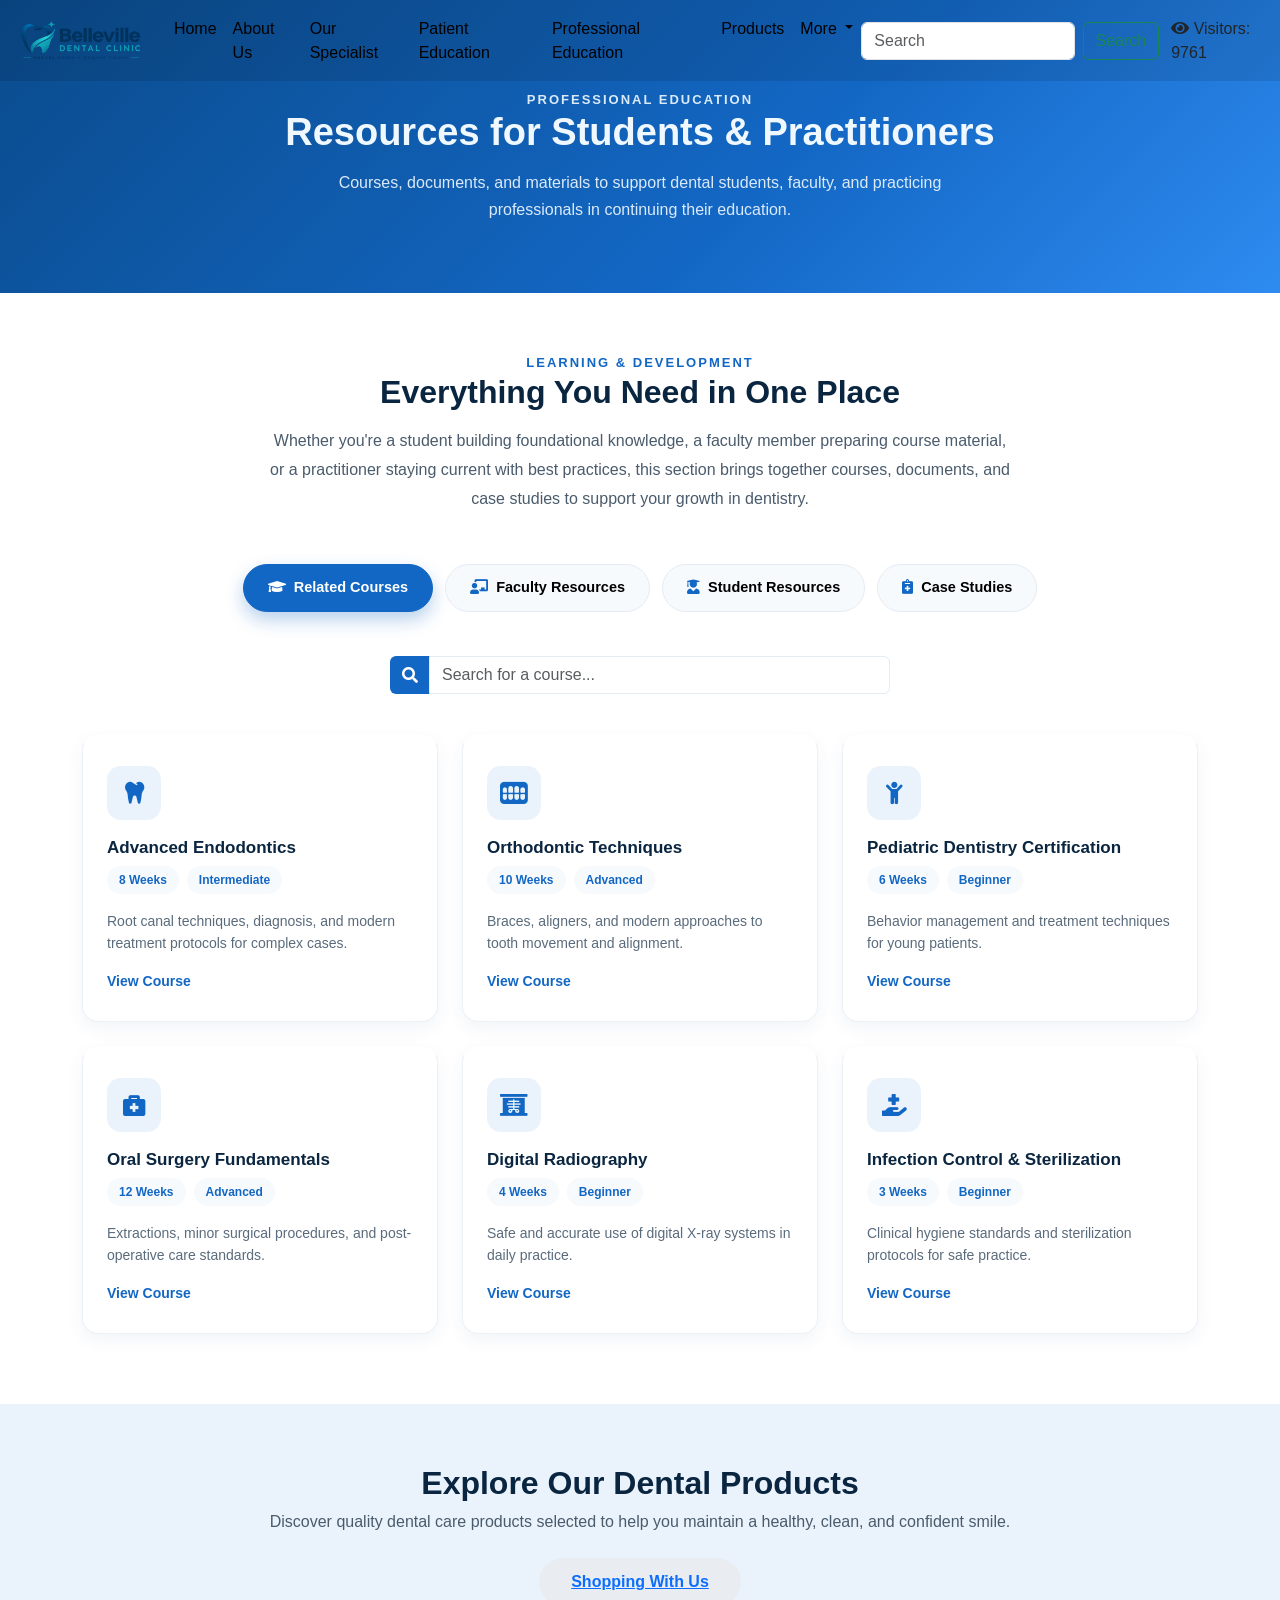
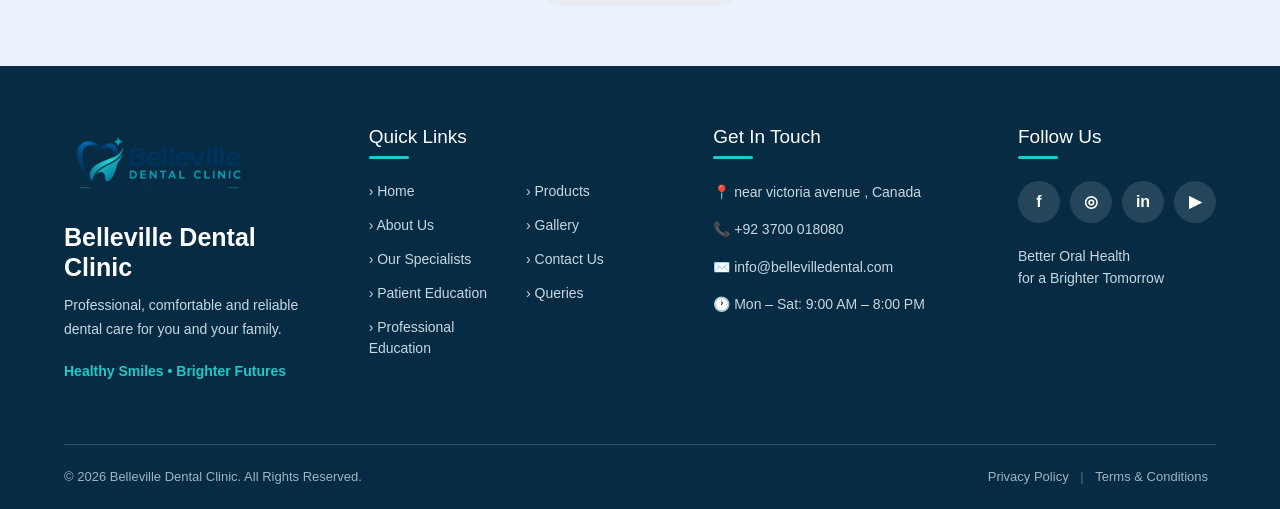
<file: professional education.html>
<!DOCTYPE html>
<html lang="en">
<head>
<meta charset="UTF-8">
<meta name="viewport" content="width=device-width, initial-scale=1.0">
<meta http-equiv="X-UA-Compatible" content="ie=edge">
<meta name="Description" content="Enter your description here"/>
<link rel="stylesheet" href="https://cdnjs.cloudflare.com/ajax/libs/twitter-bootstrap/5.1.0/css/bootstrap.min.css">
<link rel="stylesheet" href="https://cdnjs.cloudflare.com/ajax/libs/font-awesome/5.15.4/css/all.min.css">
<link href="https://unpkg.com/aos@2.3.1/dist/aos.css" rel="stylesheet">
<link href="https://unpkg.com/aos@2.3.1/dist/aos.css" rel="stylesheet">
<link rel="stylesheet" href="style.css">
<title>Professional Education</title>
</head>
<body>

    <div class="transparentbg"  style="position: relative;">
        
<nav class="navbar navbar-expand-lg navbar-dark on-dark ">
  <div class="container-fluid">
    <a class="navbar-brand" href="#">
      <img src="assets/images/logo.png" class="nav-logo" alt="">
    </a>
    <button class="navbar-toggler" type="button" data-bs-toggle="collapse" data-bs-target="#navbarSupportedContent" aria-controls="navbarSupportedContent" aria-expanded="false" aria-label="Toggle navigation">
      <span class="navbar-toggler-icon"></span>
    </button>
    <div class="collapse navbar-collapse" id="navbarSupportedContent">
      <ul class="navbar-nav me-auto mb-2 mb-lg-0">
        <li class="nav-item">
          <a class="nav-link active" aria-current="page" href="index.html">Home</a>
        </li>
        <li class="nav-item">
          <a class="nav-link" href="about.html">About Us </a>
        </li>

        
        <li class="nav-item">
          <a class="nav-link" href="Our Specialist.html"> Our Specialist  </a>
        </li>

        <li class="nav-item">
          <a class="nav-link" href="patient education.html">Patient Education </a>
        </li>

        <li class="nav-item">
          <a class="nav-link" href="professional education.html"> Professional Education  </a>
        </li>

        <li class="nav-item">
          <a class="nav-link" href="products.html">Products</a>
        </li>

        
        <li class="nav-item dropdown">
          <a class="nav-link dropdown-toggle" href="#" id="navbarDropdown" role="button" data-bs-toggle="dropdown" aria-expanded="false" >
            More
          </a>
          <ul class="dropdown-menu" aria-labelledby="navbarDropdown">
            <li><a class="dropdown-item" href="gallery.html"> gallery  </a></li>
            <li><a class="dropdown-item" href="contact.html">Contact Us </a></li>
            <li><hr class="dropdown-divider"></li>
            <li><a class="dropdown-item" href="queries.html">queries </a></li>
          </ul>
        </li>
      </ul>
      <form class="d-flex">
        <input class="form-control me-2" type="search" placeholder="Search" aria-label="Search">
        <button class="btn btn-outline-success" type="submit">Search</button>
      </form>
    </div>
  </div>
  <div class="visitor-counter">
      <i class="fas fa-eye "></i>
      Visitors: <span id="visitor-count">9761</span>
     </div>
</nav>


<section id="pe-hero">
  <div class="container">
    <div class="eyebrow" style="color:#dbeaf9;">Professional Education</div>
    <h1>Resources for Students & Practitioners</h1>
    <p>Courses, documents, and materials to support dental students, faculty, and practicing professionals in continuing their education.</p>
  </div>
</section>
 
<!-- INTRO -->
<section id="pe-intro">
  <div class="container">
    <div class="eyebrow">Learning & Development</div>
    <h2 class="mb-3">Everything You Need in One Place</h2>
    <p>Whether you're a student building foundational knowledge, a faculty member preparing course material, or a practitioner staying current with best practices, this section brings together courses, documents, and case studies to support your growth in dentistry.</p>
  </div>
</section>
 
<!-- TABS -->
<section id="pe-tabs-wrap">
  <div class="container">
 
    <ul class="nav pe-nav" id="peTab" role="tablist">
      <li class="nav-item" role="presentation">
        <button class="nav-link active" data-bs-toggle="tab" data-bs-target="#tab-courses" type="button">
          <i class="fas fa-graduation-cap"></i>Related Courses
        </button>
      </li>
      <li class="nav-item" role="presentation">
        <button class="nav-link" data-bs-toggle="tab" data-bs-target="#tab-faculty" type="button">
          <i class="fas fa-chalkboard-teacher"></i>Faculty Resources
        </button>
      </li>
      <li class="nav-item" role="presentation">
        <button class="nav-link" data-bs-toggle="tab" data-bs-target="#tab-student" type="button">
          <i class="fas fa-user-graduate"></i>Student Resources
        </button>
      </li>
      <li class="nav-item" role="presentation">
        <button class="nav-link" data-bs-toggle="tab" data-bs-target="#tab-cases" type="button">
          <i class="fas fa-notes-medical"></i>Case Studies
        </button>
      </li>
    </ul>
 
    <div class="tab-content" id="peTabContent">
 
      <!-- ===== COURSES ===== -->
      <div class="tab-pane fade show active" id="tab-courses" role="tabpanel">
 
        <div class="pe-search">
          <div class="input-group">
            <span class="input-group-text"><i class="fas fa-search"></i></span>
            <input type="search" class="form-control" placeholder="Search for a course...">
          </div>
        </div>
 
        <div class="row g-4">
 
          <div class="col-md-6 col-lg-4">
            <div class="pe-card">
              <div class="pe-icon"><i class="fas fa-tooth"></i></div>
              <h3>Advanced Endodontics</h3>
              <div class="pe-meta"><span>8 Weeks</span><span>Intermediate</span></div>
              <p class="desc">Root canal techniques, diagnosis, and modern treatment protocols for complex cases.</p>
              <a href="#" class="pe-link">View Course</a>
            </div>
          </div>
 
          <div class="col-md-6 col-lg-4">
            <div class="pe-card">
              <div class="pe-icon"><i class="fas fa-teeth"></i></div>
              <h3>Orthodontic Techniques</h3>
              <div class="pe-meta"><span>10 Weeks</span><span>Advanced</span></div>
              <p class="desc">Braces, aligners, and modern approaches to tooth movement and alignment.</p>
              <a href="#" class="pe-link">View Course</a>
            </div>
          </div>
 
          <div class="col-md-6 col-lg-4">
            <div class="pe-card">
              <div class="pe-icon"><i class="fas fa-child"></i></div>
              <h3>Pediatric Dentistry Certification</h3>
              <div class="pe-meta"><span>6 Weeks</span><span>Beginner</span></div>
              <p class="desc">Behavior management and treatment techniques for young patients.</p>
              <a href="#" class="pe-link">View Course</a>
            </div>
          </div>
 
          <div class="col-md-6 col-lg-4">
            <div class="pe-card">
              <div class="pe-icon"><i class="fas fa-briefcase-medical"></i></div>
              <h3>Oral Surgery Fundamentals</h3>
              <div class="pe-meta"><span>12 Weeks</span><span>Advanced</span></div>
              <p class="desc">Extractions, minor surgical procedures, and post-operative care standards.</p>
              <a href="#" class="pe-link">View Course</a>
            </div>
          </div>
 
          <div class="col-md-6 col-lg-4">
            <div class="pe-card">
              <div class="pe-icon"><i class="fas fa-x-ray"></i></div>
              <h3>Digital Radiography</h3>
              <div class="pe-meta"><span>4 Weeks</span><span>Beginner</span></div>
              <p class="desc">Safe and accurate use of digital X-ray systems in daily practice.</p>
              <a href="#" class="pe-link">View Course</a>
            </div>
          </div>
 
          <div class="col-md-6 col-lg-4">
            <div class="pe-card">
              <div class="pe-icon"><i class="fas fa-hand-holding-medical"></i></div>
              <h3>Infection Control & Sterilization</h3>
              <div class="pe-meta"><span>3 Weeks</span><span>Beginner</span></div>
              <p class="desc">Clinical hygiene standards and sterilization protocols for safe practice.</p>
              <a href="#" class="pe-link">View Course</a>
            </div>
          </div>
 
        </div>
      </div>
 
      <!-- ===== FACULTY RESOURCES ===== -->
      <div class="tab-pane fade" id="tab-faculty" role="tabpanel">
        <div class="row g-4">
 
          <div class="col-md-6 col-lg-4">
            <div class="pe-card">
              <div class="pe-icon"><i class="fas fa-chalkboard-teacher"></i></div>
              <h3>Lecture Slide Templates</h3>
              <p class="desc">Ready-to-use presentation templates for classroom and clinical teaching.</p>
              <a href="#" class="pe-link">Download</a>
            </div>
          </div>
 
          <div class="col-md-6 col-lg-4">
            <div class="pe-card">
              <div class="pe-icon"><i class="fas fa-clipboard-list"></i></div>
              <h3>Course Syllabus Builder</h3>
              <p class="desc">A structured format for designing new dental education modules.</p>
              <a href="#" class="pe-link">Download</a>
            </div>
          </div>
 
          <div class="col-md-6 col-lg-4">
            <div class="pe-card">
              <div class="pe-icon"><i class="fas fa-tasks"></i></div>
              <h3>Grading Rubrics</h3>
              <p class="desc">Standardized rubrics for evaluating clinical and written assessments.</p>
              <a href="#" class="pe-link">Download</a>
            </div>
          </div>
 
          <div class="col-md-6 col-lg-4">
            <div class="pe-card">
              <div class="pe-icon"><i class="fas fa-video"></i></div>
              <h3>Recorded Demonstrations</h3>
              <p class="desc">Video library of clinical procedures for teaching purposes.</p>
              <a href="#" class="pe-link">Watch Now</a>
            </div>
          </div>
 
        </div>
      </div>
 
      <!-- ===== STUDENT RESOURCES ===== -->
      <div class="tab-pane fade" id="tab-student" role="tabpanel">
        <div class="row g-4">
 
          <div class="col-md-6 col-lg-4">
            <div class="pe-card">
              <div class="pe-icon"><i class="fas fa-book-open"></i></div>
              <h3>Study Guides</h3>
              <p class="desc">Topic-wise summaries to help prepare for exams and assessments.</p>
              <a href="#" class="pe-link">View Guides</a>
            </div>
          </div>
 
          <div class="col-md-6 col-lg-4">
            <div class="pe-card">
              <div class="pe-icon"><i class="fas fa-hospital-user"></i></div>
              <h3>Clinical Rotation Info</h3>
              <p class="desc">Schedules and guidelines for student clinical placements.</p>
              <a href="#" class="pe-link">View Details</a>
            </div>
          </div>
 
          <div class="col-md-6 col-lg-4">
            <div class="pe-card">
              <div class="pe-icon"><i class="fas fa-question-circle"></i></div>
              <h3>Exam Preparation</h3>
              <p class="desc">Practice questions and past exam patterns for review.</p>
              <a href="#" class="pe-link">Start Practicing</a>
            </div>
          </div>
 
          <div class="col-md-6 col-lg-4">
            <div class="pe-card">
              <div class="pe-icon"><i class="fas fa-users"></i></div>
              <h3>Peer Study Groups</h3>
              <p class="desc">Join or organize study groups with fellow dental students.</p>
              <a href="#" class="pe-link">Join a Group</a>
            </div>
          </div>
 
        </div>
      </div>
 
      <!-- ===== CASE STUDIES ===== -->
      <div class="tab-pane fade" id="tab-cases" role="tabpanel">
        <div class="row g-4">
 
          <div class="col-md-6 col-lg-4">
            <div class="case-card">
              <div class="case-card-body">
                <span class="case-tag">Endodontics</span>
                <h3>Complex Root Canal in a Molar</h3>
                <p>A case involving multiple canals and prior failed treatment, resolved with modern retreatment techniques.</p>
                <a href="#" class="pe-link">Read Case Study</a>
              </div>
            </div>
          </div>
 
          <div class="col-md-6 col-lg-4">
            <div class="case-card">
              <div class="case-card-body">
                <span class="case-tag">Orthodontics</span>
                <h3>Correcting Severe Crowding</h3>
                <p>An 18-month treatment plan combining extraction and aligner therapy for a teenage patient.</p>
                <a href="#" class="pe-link">Read Case Study</a>
              </div>
            </div>
          </div>
 
          <div class="col-md-6 col-lg-4">
            <div class="case-card">
              <div class="case-card-body">
                <span class="case-tag">Pediatric Care</span>
                <h3>Managing Dental Anxiety in Children</h3>
                <p>Behavioral techniques used to complete treatment for a highly anxious young patient.</p>
                <a href="#" class="pe-link">Read Case Study</a>
              </div>
            </div>
          </div>
 
          <div class="col-md-6 col-lg-4">
            <div class="case-card">
              <div class="case-card-body">
                <span class="case-tag">Oral Surgery</span>
                <h3>Impacted Wisdom Tooth Removal</h3>
                <p>Surgical extraction of a deeply impacted lower third molar with full recovery timeline.</p>
                <a href="#" class="pe-link">Read Case Study</a>
              </div>
            </div>
          </div>
 
          <div class="col-md-6 col-lg-4">
            <div class="case-card">
              <div class="case-card-body">
                <span class="case-tag">Periodontics</span>
                <h3>Advanced Gum Disease Treatment</h3>
                <p>A staged treatment plan restoring gum health in a patient with long-term untreated periodontitis.</p>
                <a href="#" class="pe-link">Read Case Study</a>
              </div>
            </div>
          </div>
 
          <div class="col-md-6 col-lg-4">
            <div class="case-card">
              <div class="case-card-body">
                <span class="case-tag">Cosmetic Dentistry</span>
                <h3>Full Smile Makeover</h3>
                <p>Combination of whitening and veneers used to restore confidence after years of discoloration.</p>
                <a href="#" class="pe-link">Read Case Study</a>
              </div>
            </div>
          </div>
 
        </div>
      </div>
 
    </div>
  </div>
</section>
 
<!-- CTA -->
<section id="sp-cta">
  <div class="container">
    <h2>Explore Our Dental Products</h2>
    <p>Discover quality dental care products selected to help you maintain a healthy, clean, and confident smile.</p>
    <button class="btn btn-primary">
      <a href="products.html">Shopping With Us
        </a>
      </button>
  </div>
</section>





<!-- ======FOOTER === -->
<footer class="dental-footer">

    <div class="footer-container">

        <!-- Logo & Clinic Info -->
        <div class="footer-brand">
            <img src="assets/images/logo.png" alt="Belleville Dental Clinic Logo">

            <h2>Belleville Dental Clinic</h2>

            <p>
                Professional, comfortable and reliable dental care
                for you and your family.
            </p>

            <p class="footer-tagline">
                Healthy Smiles • Brighter Futures
            </p>
        </div>


        <!-- Quick Links -->
        <div class="footer-links">
            <h3>Quick Links</h3>

            <div class="links-grid">

                <div>
                    <a href="index.html">› Home</a>
                    <a href="about.html">› About Us</a>
                    <a href="Our Specialist.html">› Our Specialists</a>
                    <a href="patient education.html">› Patient Education</a>
                    <a href="professional education.html">
                        › Professional Education
                    </a>
                </div>

                <div>
                    <a href="products.html">› Products</a>
                    <a href="gallery.html">› Gallery</a>
                    <a href="contact.html">› Contact Us</a>
                    <a href="queries.html">› Queries</a>
                </div>

            </div>
        </div>


        <!-- Contact Information -->
        <div class="footer-contact">
            <h3>Get In Touch</h3>

            <p>📍 near victoria avenue , Canada</p>

            <p>📞 +92 3700 018080 </p>

            <p>✉️ info@bellevilledental.com</p>

            <p>🕐 Mon – Sat: 9:00 AM – 8:00 PM</p>
        </div>


        <!-- Social Media -->
        <div class="footer-social">
            <h3>Follow Us</h3>

            <div class="social-icons">

                <a href="#" aria-label="Facebook">f</a>

                <a href="#" aria-label="Instagram">◎</a>

                <a href="#" aria-label="LinkedIn">in</a>

                <a href="#" aria-label="YouTube">▶</a>

            </div>

            <p>
                Better Oral Health<br>
                for a Brighter Tomorrow
            </p>
        </div>

    </div>


    <!-- Bottom Footer -->
    <div class="footer-bottom">

        <p>
            © 2026 Belleville Dental Clinic. All Rights Reserved.
        </p>

        <div>
            <a href="privacy.html">Privacy Policy</a>
            <span>|</span>
            <a href="terms.html">Terms & Conditions</a>
        </div>

    </div>

</footer>







<script src="https://unpkg.com/aos@2.3.1/dist/aos.js"></script>
<script>
  AOS.init();
</script>


<script src="https://cdnjs.cloudflare.com/ajax/libs/popper.js/2.9.2/umd/popper.min.js"></script>
<script src="https://cdnjs.cloudflare.com/ajax/libs/twitter-bootstrap/5.1.0/js/bootstrap.min.js"></script>
</body>
</html>
</file>
<file: style.css>
/* home sec */
  * {
    margin: 0;
    padding: 0;
    box-sizing: border-box;
  }

  .header {
    height: 100%;
    width: 100%;
    background:linear-gradient(135deg, #0a2540 0%, #0a4b8c 55%, #1367c4 100%);
    margin: 0;
    padding: 0;
    box-sizing: border-box;
    display: flex;
    flex-wrap: wrap;
    text-transform: capitalize;
    gap: 10px;
    transition-duration: 1.5s;
  }

  h1 {
    color: aliceblue;
  }

  .header:hover {
    text-align: center;
    text-shadow: 2px 2px 5px;
    background-color: rgba(0, 0, 0, 0.799);
    letter-spacing: 15px;
    transition-duration: 1.5s;
  }

  
  #hero {
    position:relative;
    min-height:640px;
    display:flex;
    align-items:center;
    overflow:hidden;
     background:linear-gradient(135deg, #0a2540 0%, #0a4b8c 55%, #1367c4 100%); 
    
  }
 
  
  #hero video {
    position:absolute;
    top:0; left:0;
    width:100%; height:100%;
    object-fit:cover;
    z-index:0;
    opacity:0.35;
  }
 

  #hero::before {
    content:'';
    position:absolute;
    z-index:1;
  }
 
  
  #hero .hero-content {
    position:relative;
    z-index:2;
    color:#ffffff;
  }
 
  #hero .eyebrow {
    display:inline-block;
    background:rgba(255,255,255,0.12);
    border:1px solid rgba(255,255,255,0.3);
    color:#dbeaf9;
    font-weight:700;
    letter-spacing:1.5px;
    font-size:12.5px;
    text-transform:uppercase;
    padding:8px 18px;
    border-radius:30px;
    margin-bottom:20px;
    opacity:0;
    animation:fadeUp 0.8s ease forwards;
  }
 
  #hero h1 {
    font-size:44px;
    font-weight:800;
    line-height:1.25;
    margin-bottom:20px;
    opacity:0;
    animation:fadeUp 0.8s ease 0.15s forwards;
  }
 
  #hero h1 span {
    color:#5fa8ea;
  }
 
  #hero p.lead {
    font-size:16.5px;
    color:#d3e3f5;
    max-width:520px;
    line-height:1.8;
    margin-bottom:32px;
    opacity:0;
    animation:fadeUp 0.8s ease 0.3s forwards;
  }
 
  #hero .hero-btns {
    opacity:0;
    animation:fadeUp 0.8s ease 0.45s forwards;
  }
 
  #hero .btn-primary-cta {
    background:#ffffff;
    color:#0a4b8c;
    border:none;
    padding:14px 32px;
    border-radius:30px;
    font-weight:700;
    margin-right:14px;
    transition:transform 0.25s ease, box-shadow 0.25s ease;
  }
  #hero .btn-primary-cta:hover {
    transform:translateY(-4px);
    box-shadow:0 14px 28px rgba(0,0,0,0.25);
  }
 
  #hero .btn-outline-cta {
    background:transparent;
    color:#ffffff;
    border:1.5px solid rgba(255,255,255,0.5);
    padding:14px 30px;
    border-radius:30px;
    font-weight:700;
    transition:background 0.25s ease, border-color 0.25s ease;
  }
  #hero .btn-outline-cta:hover {
    background:rgba(255,255,255,0.1);
    border-color:#ffffff;
    color:#ffffff;
  }
 
  #hero .hero-stats {
    display:flex;
    gap:40px;
    margin-top:44px;
    opacity:0;
    animation:fadeUp 0.8s ease 0.6s forwards;
  }
  #hero .hero-stats .num {
    font-size:26px;
    font-weight:800;
    color:#ffffff;
  }
  #hero .hero-stats .lbl {
    font-size:12.5px;
    color:#b8c9dc;
    text-transform:uppercase;
    letter-spacing:0.5px;
  }
 
  @keyframes fadeUp {
    from { opacity:0; transform:translateY(24px); }
    to { opacity:1; transform:translateY(0); }
  }




.navbar.on-dark .nav-link:hover {
  color: #dbeaf9;
}

  nav.navbar {
    position: absolute;
    top: 0;
    left: 0;
    width: 100%;
    z-index: 999;
    background-color: transparent;
    background: rgba(0, 0, 0, 0.1);
  }

  .nav-logo{
    height: 55px;
    width: auto;
    transition-duration: 1s;
    transition-delay: 0.5s;

  }
  .nav-logo:hover{
    transform: scale(1.5);
  }

  .transparentbg .nav-item .nav-link {
    color: black;
  }

  .nav-item {
    color: black;
  }

  html {
    scroll-behavior: smooth;
  }

  .smileH {
    font-family: "Poppins", sans-serif;
    font-size: 38px;
    font-weight: 700;
    color: #0077b6;
    letter-spacing: 0.5px;
    margin-bottom: 35px;
    position: relative;
  }

  
  .smileH::after {
    content: "";
    display: block;
    width: 80px;
    height: 4px;
    background: linear-gradient(90deg, #0077b6, #48cae4);
    border-radius: 10px;
    margin: 15px auto 0;
    transition-duration: 5s;
    transition-delay: 5s;

  }


  /* Mobile */
  @media (max-width: 768px) {
    .smileH {
      font-size: 28px;
    }
  }

  .card {
    border: none;
    border-radius: 24px;
    background: #ffffff;
    padding: 35px 40px;
    min-height: 430px;
    box-shadow: 0 12px 35px rgba(0, 0, 0, 0.09);
    transition: 0.3s ease;
    position: relative;
    overflow: hidden;
  }

  .card:hover {
    transform: translateY(-8px);
    box-shadow: 0 20px 45px rgba(0, 180, 216, 0.18);
  }

  
  .card::before {
    content: "";
    position: absolute;
    top: 0;
    left: 0;
    width: 100%;
    height: 6px;
    background: linear-gradient(90deg, #0077b6, #48cae4);
  }

  .card-body {
    padding: 25px 10px;
  }

  
  .card h4 {
    font-family: "Poppins", sans-serif;
    color: #555;
    font-size: 22px;
    font-weight: 500;
    letter-spacing: 1px;
    margin-bottom: 8px;
  }
  
  .card h5 {
    font-family: "Poppins", sans-serif;
    color: #0077b6;
    font-size: 38px;
    font-weight: 700;
    margin-bottom: 28px;
    letter-spacing: 0.5px;
  }

  
  .card-text01,
  .card-text02 {
    font-family: "Poppins", sans-serif;
    color: #666 !important;
    font-size: 17px;
    font-weight: 400;
    line-height: 1.9;
    margin-bottom: 20px;
  }

  
  .card-text02 {
    margin-bottom: 0;
  }

  /* Mobile */
  @media (max-width: 768px) {

    .card {
      padding: 25px;
      min-height: auto;
    }

    .card h4 {
      font-size: 19px;
    }

    .card h5 {
      font-size: 30px;
    }

    .card-text01,
    .card-text02 {
      font-size: 15px;
    }
  }

/* services-section */
  #services .eyebrow:hover {
    letter-spacing: 5px;
    font-weight: 900;
    color: #f5a623;

  }



  #services {
    background: #f7fafd;
    padding: 80px 0;

    body {
      font-family: 'Segoe UI', Arial, sans-serif;
    }
  }

  #services .eyebrow {
    color: #1367c4;
    font-weight: 700;
    letter-spacing: 2px;
    font-size: 13px;
    text-transform: uppercase;
  }

  #services h2 {
    color: #0a2540;
    font-weight: 700;
  }

  #services>.container>p {
    color: #5a6b7c;
  }

  #services .service-card {
    background: #ffffff;
    border-radius: 16px;
    padding: 36px 28px;
    height: 100%;
    position: relative;
    overflow: hidden;
    box-shadow: 0 6px 18px rgba(10, 75, 140, 0.06);
    transition: transform 0.3s ease, box-shadow 0.3s ease;
  }

  #services .service-card::before {
    content: '';
    position: absolute;
    top: 0;
    left: 0;
    width: 100%;
    height: 4px;
    background: #1367c4;
    transform: scaleX(0);
    /* transform-origin:left; */
    transition: transform 0.3s ease;
  }

  #services .service-card:hover {
    transform: translateY(-8px);
    box-shadow: 0 18px 34px rgba(10, 75, 140, 0.16);
  }

  #services .service-card:hover::before {
    transform: scaleX(1);
  }

  #services .service-icon {
    width: 64px;
    height: 64px;
    border-radius: 16px;
    background: #eaf3fc;
    color: #1367c4;
    display: flex;
    align-items: center;
    justify-content: center;
    font-size: 26px;
    margin-bottom: 22px;
    transition: background 0.3s ease, color 0.3s ease;
  }

  #services .service-card:hover .service-icon {
    background: #1367c4;
    color: #ffffff;
  }

  #services h3 {
    font-size: 18px;
    color: #0a2540;
    margin-bottom: 10px;
    font-weight: 700;
  }

  #services p.desc {
    font-size: 14px;
    color: #5a6b7c;
    line-height: 1.6;
    margin-bottom: 16px;
  }

  #services .see-more {
    font-size: 14px;
    font-weight: 600;
    color: #1367c4;
    text-decoration: none;
  }

  #services .see-more:hover {
    text-decoration: underline;
  }

  /* review section */
  #reviews {
    background: #ffffff;
    padding: 80px 0;
    text-align: center;
  }

  #reviews .eyebrow {
    color: #1367c4;
    font-weight: 700;
    letter-spacing: 2px;
    font-size: 13px;
    text-transform: uppercase;
    transition-delay: 2s ease;
    transition-duration: 2s;
  }

  #reviews .eyebrow:hover {
    letter-spacing: 10px;
    background-color: #eaf3fc;
  }

  #reviews h2 {
    color: #0a2540;
    font-weight: 700;
    font-size: 32px;
    margin-bottom: 8px;
  }

  #reviews .subtitle {
    color: #5a6b7c;
    margin-bottom: 40px;
  }

  .reviews-grid {
    display: flex;
    gap: 24px;
    justify-content: center;
    flex-wrap: wrap;
  }

  .review-card {
    background: #f7fafd;
    border-radius: 16px;
    padding: 30px;
    flex: 1;
    min-width: 280px;
    max-width: 350px;
    box-shadow: 0 6px 18px rgba(10, 75, 140, 0.05);
    text-align: left;
    display: flex;
    flex-direction: column;
    justify-content: space-between;
    transition: transform 0.3s ease;
  }


  .review-card:hover {
    transform: translateY(-5px);
    background-color: #00b6b68a;
  }

  .stars {
    color: #f5a623;
    font-size: 18px;
    margin-bottom: 15px;
  }

  .review-text {
    color: #5a6b7c;
    font-size: 14px;
    line-height: 1.6;
    margin-bottom: 20px;
    font-style: italic;
  }

  .patient-name {
    color: #0a2540;
    font-weight: 700;
    font-size: 16px;
  }

  .patient-tag {
    color: #1367c4;
    font-size: 12px;
    font-weight: 600;
  }



  /* about   us  section */
  .label-bar {
    text-align: center;
    padding: 14px;
    background: #0a4b8c;
    color: #fff;
    font-weight: bold;
    letter-spacing: 1px;
    text-transform: uppercase;
    font-size: 13px;
  }

  
  .design1 {
    display: flex;
    flex-wrap: wrap;
    align-items: center;
    gap: 50px;
    padding: 70px 8%;
    background: #ffffff;
  }

  .design1 .img-col {
    flex: 1;
    min-width: 300px;
    position: relative;
  }

  .design1 .img-col img {
    width: 100%;
    border-radius: 16px;
    box-shadow: 0 20px 40px rgba(10, 75, 140, 0.2);
  }

  .design1 .badge {
    position: absolute;
    bottom: -20px;
    right: -20px;
    background: #1367c4;
    color: #fff;
    padding: 18px 22px;
    border-radius: 12px;
    text-align: center;
    box-shadow: 0 10px 25px rgba(10, 75, 140, 0.35);
  }

  .design1 .badge strong {
    display: block;
    font-size: 26px;
  }

  .design1 .badge span {
    font-size: 12px;
    opacity: 0.85;
  }

  .design1 .text-col {
    flex: 1;
    min-width: 300px;
  }

  .design1 .eyebrow {
    color: #1367c4;
    font-weight: 700;
    letter-spacing: 2px;
    font-size: 13px;
    text-transform: uppercase;
  }

  .design1 h2 {
    font-size: 34px;
    margin: 10px 0 18px;
    color: #0a2540;
    line-height: 1.25;
  }

  .design1 p {
    color: #4a5b6c;
    line-height: 1.7;
    margin-bottom: 20px;
  }

  .design1 .stat-row {
    display: flex;
    gap: 30px;
    margin-top: 25px;
  }

  .design1 .stat-row div {
    text-align: left;
  }

  .design1 .stat-row strong {
    display: block;
    font-size: 24px;
    color: #0a4b8c;
  }

  .design1 .stat-row span {
    font-size: 13px;
    color: #6a7b8c;
  }

  
  .design2 {
    padding: 70px 8%;
    background: linear-gradient(180deg, #eaf3fc 0%, #ffffff 100%);
    text-align: center;
  }

  .design2 .eyebrow {
    color: #1367c4;
    font-weight: 700;
    letter-spacing: 2px;
    font-size: 13px;
    text-transform: uppercase;
  }

  .design2 h2 {
    font-size: 34px;
    margin: 10px auto 15px;
    color: #0a2540;
    max-width: 600px;
  }

  .design2>p {
    max-width: 600px;
    margin: 0 auto 45px;
    color: #4a5b6c;
    line-height: 1.7;
  }

  .design2 .grid {
    display: grid;
    grid-template-columns: repeat(auto-fit, minmax(230px, 1fr));
    gap: 26px;
    max-width: 1000px;
    margin: 0 auto;
  }

  .design2 .card {
    background: #fff;
    padding: 36px 24px;
    border-radius: 14px;
    box-shadow: 0 8px 24px rgba(10, 75, 140, 0.08);
    border-top: 4px solid #1367c4;
    transition: transform 0.25s ease, box-shadow 0.25s ease;
  }

  .design2 .card:hover {
    transform: translateY(-8px);
    box-shadow: 0 16px 32px rgba(10, 75, 140, 0.18);
  }

  .design2 .card .icon-circle {
    width: 56px;
    height: 56px;
    background: #eaf3fc;
    border-radius: 50%;
    display: flex;
    align-items: center;
    justify-content: center;
    margin: 0 auto 18px;
    font-size: 26px;
  }

  .design2 .card h3 {
    font-size: 18px;
    color: #0a2540;
    margin-bottom: 10px;
  }

  .design2 .card p {
    font-size: 14px;
    color: #5a6b7c;
    line-height: 1.6;
  }

  
  .design3 {
    padding: 70px 8%;
    background: #0a2540;
    color: #fff;
  }

  .design3 .top {
    max-width: 650px;
    margin: 0 auto 50px;
    text-align: center;
  }

  .design3 .eyebrow {
    color: #5fa8ea;
    font-weight: 700;
    letter-spacing: 2px;
    font-size: 13px;
    text-transform: uppercase;
  }

  .design3 h2 {
    font-size: 34px;
    margin: 10px 0 15px;
  }

  .design3 .top p {
    color: #b8c9dc;
    line-height: 1.7;
  }

  .design3 .timeline {
    max-width: 750px;
    margin: 0 auto;
    border-left: 2px solid #1e4d7a;
    padding-left: 35px;
  }

  .design3 .t-item {
    position: relative;
    margin-bottom: 40px;
  }

  .design3 .t-item:last-child {
    margin-bottom: 0;
  }

  .design3 .t-item::before {
    content: '';
    position: absolute;
    left: -42px;
    top: 4px;
    width: 14px;
    height: 14px;
    background: #5fa8ea;
    border-radius: 50%;
    box-shadow: 0 0 0 5px rgba(95, 168, 234, 0.2);
  }

  .design3 .t-item .year {
    color: #5fa8ea;
    font-weight: 700;
    font-size: 14px;
    letter-spacing: 1px;
  }

  .design3 .t-item h3 {
    font-size: 19px;
    margin: 6px 0 8px;
  }

  .design3 .t-item p {
    color: #b8c9dc;
    font-size: 14px;
    line-height: 1.6;
  }

















  /* specialist section */

 body { font-family:'Segoe UI', Arial, sans-serif; margin:0; }
  h1,h2,h3,h4 { font-family:'Segoe UI', Arial, sans-serif; }

  .eyebrow {
    color:#1367c4;
    font-weight:700;
    letter-spacing:2px;
    font-size:13px;
    text-transform:uppercase;
  }

  
  #sp-hero {
    background:linear-gradient(135deg, #0a4b8c 0%, #1367c4 60%, #2e8bf0 100%);
    padding:90px 0 70px;
    text-align:center;
    color:#ffffff;
  }
  #sp-hero h1 { font-weight:700; font-size:38px; margin-bottom:14px; }
  #sp-hero p { color:#dbeaf9; max-width:650px; margin:0 auto; font-size:16px; line-height:1.7; }

  #sp-stats {
    background:#0a2540;
    padding:40px 0;
  }
  #sp-stats .stat-number { font-size:32px; font-weight:800; color:#ffffff; }
  #sp-stats .stat-label { font-size:13px; color:#a9c3de; text-transform:uppercase; letter-spacing:1px; }

  
  #sp-filters {
    background:#ffffff;
    padding:50px 0 10px;
    text-align:center;
  }
  #sp-filters h2 { color:#0a2540; font-weight:700; }
  #sp-filters > .container > p.lead-text { color:#5a6b7c; }

  
  

  /* ===== SPECIALIST GRID ===== */
  #sp-grid {
    background:#ffffff;
    padding:20px 0 70px;
  }

  .sp-card {
    background:#f7fafd;
    border-radius:18px;
    overflow:hidden;
    height:100%;
    box-shadow:0 6px 18px rgba(10,75,140,0.06);
    transition:transform 0.3s ease, box-shadow 0.3s ease;
  }

  .sp-card:hover {
    transform:translateY(-8px);
    box-shadow:0 20px 38px rgba(10,75,140,0.18);
  }

  .sp-photo {
    position:relative;
    height:260px;
    overflow:hidden;
  }

  .sp-photo img {
    width:100%;
    height:100%;
    object-fit:cover;
    transition:transform 0.5s ease;
  }

  .sp-card:hover .sp-photo img {
    transform:scale(1.08);
  }

  .sp-social {
    position:absolute;
    bottom:-50px;
    left:0;
    width:100%;
    display:flex;
    justify-content:center;
    gap:10px;
    padding:14px 0;
    background:rgba(10,37,64,0.75);
    transition:bottom 0.35s ease;
  }

  .sp-card:hover .sp-social {
    bottom:0;
  }

  .sp-social a {
    width:34px;
    height:34px;
    border-radius:50%;
    background:rgba(255,255,255,0.15);
    color:#ffffff;
    display:flex;
    align-items:center;
    justify-content:center;
    font-size:14px;
    transition:background 0.25s ease;
  }
  .sp-social a:hover { background:#1367c4; }

  .sp-body {
    padding:24px 22px 26px;
    text-align:center;
  }

  .sp-name {
    font-size:18px;
    font-weight:700;
    color:#0a2540;
    margin-bottom:4px;
  }

  .sp-role {
    font-size:13.5px;
    font-weight:600;
    color:#1367c4;
    margin-bottom:12px;
  }

  .sp-bio {
    font-size:13.5px;
    color:#5a6b7c;
    line-height:1.6;
    margin-bottom:14px;
  }

  .sp-tags {
    display:flex;
    flex-wrap:wrap;
    justify-content:center;
    gap:6px;
  }

  .sp-tags span {
    background:#eaf3fc;
    color:#1367c4;
    font-size:11.5px;
    font-weight:600;
    padding:4px 12px;
    border-radius:20px;
  }

  /* ===== WHY OUR SPECIALISTS ===== */
  #sp-why {
    background:#f7fafd;
    padding:70px 0;
  }
  #sp-why h2 { color:#0a2540; font-weight:700; }

  .why-box {
    background:#ffffff;
    border-radius:16px;
    padding:30px 24px;
    text-align:center;
    height:100%;
    box-shadow:0 6px 18px rgba(10,75,140,0.06);
    transition:transform 0.3s ease, box-shadow 0.3s ease;
  }
  .why-box:hover {
    transform:translateY(-6px);
    box-shadow:0 14px 28px rgba(10,75,140,0.14);
  }
  .why-box .why-icon {
    width:56px; height:56px;
    margin:0 auto 16px;
    background:#eaf3fc;
    color:#1367c4;
    border-radius:50%;
    display:flex; align-items:center; justify-content:center;
    font-size:22px;
  }
  .why-box h4 { font-size:16px; color:#0a2540; margin-bottom:8px; }
  .why-box p { font-size:13.5px; color:#5a6b7c; line-height:1.6; margin:0; }

  /* ===== CTA ===== */
  #sp-cta {
    background:#eaf3fc;
    padding:60px 0;
    text-align:center;
  }
  #sp-cta h2 { color:#0a2540; font-weight:700; }
  #sp-cta p { color:#4a5b6c; margin-bottom:24px; }
  #sp-cta .btn-primary {
    background:#e9edf1;
    border:none;
    padding:12px 32px;
    border-radius:30px;
    font-weight:600;
  }
  #sp-cta .btn-primary:hover { background: #4484c59d; }

  @media (max-width:768px) {
    #sp-hero h1 { font-size:28px; }
    .sp-filter-btn { padding:8px 16px; font-size:13px; }
  }



  /* patient education section */


  body {
    font-family: 'Segoe UI', Arial, sans-serif;
    margin: 0;
  }

  h1,
  h2,
  h3,
  h4 {
    font-family: 'Segoe UI', Arial, sans-serif;
  }

  .eyebrow {
    color: #1367c4;
    font-weight: 700;
    letter-spacing: 2px;
    font-size: 13px;
    text-transform: uppercase;
  }

  /*  HERO / PAGE BANNER */
  #edu-hero {
    background: linear-gradient(135deg, #0a4b8c 0%, #1367c4 60%, #2e8bf0 100%);
    padding: 90px 0 70px;
    text-align: center;
    color: #ffffff;
  }

  #edu-hero h1 {
    font-weight: 700;
    font-size: 38px;
    margin-bottom: 14px;
  }

  #edu-hero p {
    color: #dbeaf9;
    max-width: 650px;
    margin: 0 auto;
    font-size: 16px;
    line-height: 1.7;
  }

  /*  WHY IT MATTERS  */
  #why-it-matters {
    background: #ffffff;
    padding: 70px 0;
  }

  #why-it-matters h2 {
    color: #0a2540;
    font-weight: 700;
  }

  #why-it-matters p {
    color: #4a5b6c;
    font-size: 16px;
    line-height: 1.8;
  }

  #why-it-matters .side-box {
    background: #eaf3fc;
    border-left: 5px solid #1367c4;
    border-radius: 10px;
    padding: 22px 26px;
    font-size: 15px;
    color: #0a2540;
  }

  /* COMMON PROBLEMS  */
  #problems {
    background: #f7fafd;
    padding: 70px 0;
  }

  #problems h2 {
    color: #0a2540;
    font-weight: 700;
  }

  #problems>.container>p.lead-text {
    color: #5a6b7c;
  }

  .problem-card {
    background: #ffffff;
    border-radius: 16px;
    padding: 30px 26px;
    height: 100%;
    box-shadow: 0 6px 18px rgba(10, 75, 140, 0.06);
    border-top: 4px solid transparent;
    transition: transform 0.3s ease, box-shadow 0.3s ease, border-color 0.3s ease;
  }

  .problem-card:hover {
    transform: translateY(-8px);
    box-shadow: 0 18px 34px rgba(10, 75, 140, 0.16);
    border-top: 4px solid #1367c4;
  }

  .problem-icon {
    width: 58px;
    height: 58px;
    border-radius: 50%;
    background: #eaf3fc;
    color: #1367c4;
    display: flex;
    align-items: center;
    justify-content: center;
    font-size: 24px;
    margin-bottom: 18px;
    transition: background 0.3s ease, color 0.3s ease;
  }

  .problem-card:hover .problem-icon {
    background: #1367c4;
    color: #ffffff;
  }

  .problem-card h3 {
    font-size: 18px;
    color: #0a2540;
    margin-bottom: 8px;
    font-weight: 700;
  }

  .problem-card p {
    font-size: 14px;
    color: #5a6b7c;
    line-height: 1.6;
    margin-bottom: 12px;
  }

  .problem-card .tip-label {
    font-size: 13px;
    font-weight: 700;
    color: #1367c4;
    margin-bottom: 4px;
  }

  .problem-card .tip-text {
    font-size: 13.5px;
    color: #4a5b6c;
    margin-bottom: 0;
  }

  /* PREVENTION STEPS */
  #prevention {
    background: #0a2540;
    padding: 70px 0;
    color: #ffffff;
  }

  #prevention .eyebrow {
    color: #5fa8ea;
  }

  #prevention h2 {
    font-weight: 700;
  }

  #prevention>.container>p.lead-text {
    color: #b8c9dc;
  }

  .prevent-step {
    text-align: center;
    padding: 20px;
  }

  .prevent-num {
    width: 60px;
    height: 60px;
    margin: 0 auto 18px;
    border-radius: 50%;
    border: 2px solid #5fa8ea;
    color: #5fa8ea;
    display: flex;
    align-items: center;
    justify-content: center;
    font-size: 22px;
    font-weight: 700;
    transition: background 0.3s ease, color 0.3s ease;
  }

  .prevent-step:hover .prevent-num {
    background: #5fa8ea;
    color: #0a2540;
  }

  .prevent-step h4 {
    font-size: 16px;
    margin-bottom: 8px;
  }

  .prevent-step p {
    font-size: 14px;
    color: #a9c3de;
    line-height: 1.6;
  }

  /*  FAQ */
  #faq {
    background: #ffffff;
    padding: 70px 0;
  }

  #faq h2 {
    color: #0a2540;
    font-weight: 700;
  }

  .accordion-button {
    font-weight: 600;
    color: #0a2540;
  }

  .accordion-button:not(.collapsed) {
    background: #eaf3fc;
    color: #1367c4;
  }

  .accordion-button:focus {
    box-shadow: none;
    border-color: #cfe2f7;
  }

  /*  CTA  */
  #edu-cta {
    background: #eaf3fc;
    padding: 60px 0;
    text-align: center;
  }

  #edu-cta h2 {
    color: #0a2540;
    font-weight: 700;
  }

  #edu-cta p {
    color: #4a5b6c;
    margin-bottom: 24px;
  }

  #edu-cta .btn-primary {
    background: #1367c4;
    border: none;
    padding: 12px 32px;
    border-radius: 30px;
    font-weight: 600;
  }

  #edu-cta .btn-primary:hover {
    background: #0a4b8c;
  }


  /* professional education */
  .eyebrow {
    color: #1367c4;
    font-weight: 700;
    letter-spacing: 2px;
    font-size: 13px;
    text-transform: uppercase;
  }

  /* ===== HERO ===== */
  #pe-hero {
    background: linear-gradient(135deg, #0a4b8c 0%, #1367c4 60%, #2e8bf0 100%);
    padding: 90px 0 70px;
    text-align: center;
    color: #ffffff;
  }

  #pe-hero h1 {
    font-weight: 700;
    font-size: 38px;
    margin-bottom: 14px;
  }

  #pe-hero p {
    color: #dbeaf9;
    max-width: 680px;
    margin: 0 auto;
    font-size: 16px;
    line-height: 1.7;
  }

  /* ===== INTRO ===== */
  #pe-intro {
    background: #ffffff;
    padding: 60px 0 20px;
    text-align: center;
  }

  #pe-intro h2 {
    color: #0a2540;
    font-weight: 700;
  }

  #pe-intro p {
    color: #4a5b6c;
    font-size: 16px;
    line-height: 1.8;
    max-width: 750px;
    margin: 0 auto;
  }

  /* ===== TAB NAV ===== */
  #pe-tabs-wrap {
    background: #ffffff;
    padding: 30px 0 70px;
  }

  .pe-nav {
    display: flex;
    flex-wrap: wrap;
    justify-content: center;
    gap: 12px;
    margin-bottom: 44px;
    border: none;
  }

  .pe-nav .nav-link {
    color: #0a2540;
    background: #f7fafd;
    border: 1px solid #e3ecf5;
    border-radius: 30px;
    padding: 12px 24px;
    font-weight: 600;
    font-size: 14.5px;
    transition: all 0.25s ease;
  }

  .pe-nav .nav-link i {
    margin-right: 8px;
    color: #1367c4;
    transition: color 0.25s ease;
  }

  .pe-nav .nav-link:hover {
    background: #eaf3fc;
    border-color: #cfe2f7;
  }

  .pe-nav .nav-link.active {
    background: #1367c4;
    color: #ffffff;
    border-color: #1367c4;
    box-shadow: 0 8px 18px rgba(19, 103, 196, 0.3);
  }

  .pe-nav .nav-link.active i {
    color: #ffffff;
  }

  
  .pe-search {
    max-width: 500px;
    margin: 0 auto 40px;
  }

  .pe-search .input-group-text {
    background: #1367c4;
    color: #fff;
    border: none;
  }

  .pe-search .form-control {
    border: 1px solid #e3ecf5;
  }

  .pe-search .form-control:focus {
    box-shadow: none;
    border-color: #1367c4;
  }

  
  .pe-card {
    background: #ffffff;
    border: 1px solid #eef2f7;
    border-radius: 16px;
    padding: 28px 24px;
    height: 100%;
    box-shadow: 0 6px 18px rgba(10, 75, 140, 0.06);
    border-top: 4px solid transparent;
    transition: transform 0.3s ease, box-shadow 0.3s ease, border-color 0.3s ease;
  }

  .pe-card:hover {
    transform: translateY(-8px);
    box-shadow: 0 18px 34px rgba(10, 75, 140, 0.16);
    border-top: 4px solid #1367c4;
  }

  .pe-icon {
    width: 54px;
    height: 54px;
    border-radius: 14px;
    background: #eaf3fc;
    color: #1367c4;
    display: flex;
    align-items: center;
    justify-content: center;
    font-size: 22px;
    margin-bottom: 18px;
    transition: background 0.3s ease, color 0.3s ease;
  }

  .pe-card:hover .pe-icon {
    background: #1367c4;
    color: #ffffff;
  }

  .pe-card h3 {
    font-size: 17px;
    color: #0a2540;
    font-weight: 700;
    margin-bottom: 8px;
  }

  .pe-card p.desc {
    font-size: 14px;
    color: #5a6b7c;
    line-height: 1.6;
    margin-bottom: 14px;
  }

  .pe-meta {
    display: flex;
    flex-wrap: wrap;
    gap: 8px;
    margin-bottom: 16px;
  }

  .pe-meta span {
    background: #f7fafd;
    color: #1367c4;
    font-size: 12px;
    font-weight: 600;
    padding: 5px 12px;
    border-radius: 20px;
  }

  .pe-link {
    font-size: 14px;
    font-weight: 600;
    color: #1367c4;
    text-decoration: none;
  }

  .pe-link:hover {
    text-decoration: underline;
  }

  .doc-item {
    display: flex;
    align-items: center;
    gap: 18px;
    background: #ffffff;
    border: 1px solid #eef2f7;
    border-radius: 14px;
    padding: 20px 22px;
    margin-bottom: 16px;
    transition: transform 0.25s ease, box-shadow 0.25s ease, border-color 0.25s ease;
  }

  .doc-item:hover {
    transform: translateX(6px);
    box-shadow: 0 10px 22px rgba(10, 75, 140, 0.1);
    border-color: #cfe2f7;
  }

  .doc-icon {
    width: 48px;
    height: 48px;
    flex-shrink: 0;
    border-radius: 12px;
    background: #eaf3fc;
    color: #1367c4;
    display: flex;
    align-items: center;
    justify-content: center;
    font-size: 20px;
  }

  .doc-info h4 {
    font-size: 15.5px;
    color: #0a2540;
    font-weight: 700;
    margin-bottom: 2px;
  }

  .doc-info span {
    font-size: 13px;
    color: #8090a0;
  }

  .doc-download {
    margin-left: auto;
    flex-shrink: 0;
    width: 40px;
    height: 40px;
    border-radius: 50%;
    background: #f7fafd;
    color: #1367c4;
    display: flex;
    align-items: center;
    justify-content: center;
    transition: background 0.25s ease, color 0.25s ease;
  }

  .doc-item:hover .doc-download {
    background: #1367c4;
    color: #ffffff;
  }

  
  .case-card {
    background: #ffffff;
    border-radius: 16px;
    overflow: hidden;
    box-shadow: 0 6px 18px rgba(10, 75, 140, 0.06);
    height: 100%;
    transition: transform 0.3s ease, box-shadow 0.3s ease;
  }

  .case-card:hover {
    transform: translateY(-8px);
    box-shadow: 0 18px 34px rgba(10, 75, 140, 0.16);
  }

  .case-tag {
    display: inline-block;
    background: #eaf3fc;
    color: #1367c4;
    font-size: 12px;
    font-weight: 700;
    padding: 5px 14px;
    border-radius: 20px;
    margin-bottom: 12px;
  }

  .case-card-body {
    padding: 26px 24px;
  }

  .case-card-body h3 {
    font-size: 17px;
    color: #0a2540;
    font-weight: 700;
    margin-bottom: 10px;
  }

  .case-card-body p {
    font-size: 14px;
    color: #5a6b7c;
    line-height: 1.6;
    margin-bottom: 14px;
  }

  /* ===== CTA ===== */
  #pe-cta {
    background: #eaf3fc;
    padding: 60px 0;
    text-align: center;
  }

  #pe-cta h2 {
    color: #0a2540;
    font-weight: 700;
  }

  #pe-cta p {
    color: #4a5b6c;
    margin-bottom: 24px;
  }

  #pe-cta .btn-primary {
    background: #1367c4;
    border: none;
    padding: 12px 32px;
    border-radius: 30px;
    font-weight: 600;
  }

  #pe-cta .btn-primary:hover {
    background: #0a4b8c;
  }

  /* ===== RESPONSIVE ===== */
  @media (max-width:768px) {
    #pe-hero h1 {
      font-size: 28px;
    }

    .pe-nav {
      gap: 8px;
    }

    .pe-nav .nav-link {
      padding: 10px 16px;
      font-size: 13.5px;
    }

    .doc-item {
      flex-wrap: wrap;
    }

    .doc-download {
      margin-left: 0;
    }
  }

  @media (max-width:480px) {
    .pe-nav {
      flex-direction: column;
      align-items: stretch;
    }

    .pe-nav .nav-link {
      text-align: center;
    }
  }



  /* gallery section  */

   .eyebrow {
    color:#1367c4;
    font-weight:700;
    letter-spacing:2px;
    font-size:13px;
    text-transform:uppercase;
  }
 
  /* ===== HERO ===== */
  #gal-hero {
    background:linear-gradient(135deg, #0a4b8c 0%, #1367c4 60%, #2e8bf0 100%);
    padding:90px 0 70px;
    text-align:center;
    color:#ffffff;
  }
  #gal-hero h1 { font-weight:700; font-size:38px; margin-bottom:14px; }
  #gal-hero p { color:#dbeaf9; max-width:650px; margin:0 auto; font-size:16px; line-height:1.7; }
 
  /* ===== FILTER BAR ===== */
  #gal-filters {
    background:#ffffff;
    padding:40px 0 10px;
    text-align:center;
  }
 
  .filter-btn {
    background:#f7fafd;
    border:1px solid #e3ecf5;
    color:#0a2540;
    font-weight:600;
    font-size:14px;
    padding:10px 22px;
    border-radius:30px;
    margin:0 6px 12px;
    cursor:pointer;
    transition:all 0.25s ease;
  }
 
  .filter-btn:hover {
    background:#eaf3fc;
    border-color:#cfe2f7;
  }
 
  .filter-btn.active {
    background:#1367c4;
    color:#ffffff;
    border-color:#1367c4;
    box-shadow:0 8px 18px rgba(19,103,196,0.3);
  }
 
  /* ===== GALLERY GRID ===== */
  #gal-grid {
    background:#ffffff;
    padding:30px 0 70px;
  }
 
  .gal-item {
    position:relative;
    border-radius:16px;
    overflow:hidden;
    box-shadow:0 6px 18px rgba(10,75,140,0.08);
    aspect-ratio: 4 / 3;
  }
 
  .gal-item img {
    width:100%;
    height:100%;
    object-fit:cover;
    display:block;
    transition:transform 0.5s ease;
  }
 
  .gal-overlay {
    position:absolute;
    inset:0;
    background:linear-gradient(to top, rgba(10,37,64,0.85) 0%, rgba(10,37,64,0.1) 55%, rgba(10,37,64,0) 100%);
    opacity:0;
    display:flex;
    align-items:flex-end;
    padding:20px;
    transition:opacity 0.35s ease;
  }
 
  .gal-item:hover img {
    transform:scale(1.12);
  }
 
  .gal-item:hover .gal-overlay {
    opacity:1;
  }
 
  .gal-overlay-text h4 {
    color:#ffffff;
    font-size:16px;
    font-weight:700;
    margin-bottom:2px;
  }
 
  .gal-overlay-text span {
    color:#bcd4ee;
    font-size:12.5px;
  }
 
  .gal-zoom-icon {
    position:absolute;
    top:16px;
    right:16px;
    width:38px;
    height:38px;
    border-radius:50%;
    background:rgba(255,255,255,0.9);
    color:#1367c4;
    display:flex;
    align-items:center;
    justify-content:center;
    font-size:14px;
    opacity:0;
    transform:translateY(-8px);
    transition:opacity 0.35s ease, transform 0.35s ease;
  }
 
  .gal-item:hover .gal-zoom-icon {
    opacity:1;
    transform:translateY(0);
  }
 
  /* ===== LIGHTBOX MODAL ===== */
  .modal-content {
    background:transparent;
    border:none;
  }
  .modal-body {
    padding:0;
  }
  .modal-body img {
    width:100%;
    border-radius:12px;
  }
  .btn-close {
    background-color:#fff;
    border-radius:50%;
    opacity:1;
    padding:10px;
  }
 
  /* ===== CTA =====
  #gal-cta {
    background:#eaf3fc;
    padding:60px 0;
    text-align:center;
  }
  #gal-cta h2 { color:#0a2540; font-weight:700; }
  #gal-cta p { color:#4a5b6c; margin-bottom:24px; }
  #gal-cta .btn-primary {
    background:#1367c4;
    border:none;
    padding:12px 32px;
    border-radius:30px;
    font-weight:600;
  }
  #gal-cta .btn-primary:hover { background:#0a4b8c; }
  */
  @media (max-width:768px) {
    #gal-hero h1 { font-size:28px; }
    .filter-btn { padding:8px 16px; font-size:13px; }
  }
























  /* contact us section */
  .eyebrow {
    color: #1367c4;
    font-weight: 700;
    letter-spacing: 2px;
    font-size: 13px;
    text-transform: uppercase;
  }

  /* ===== HERO ===== */
  #ct-hero {
    background: linear-gradient(135deg, #0a4b8c 0%, #1367c4 60%, #2e8bf0 100%);
    padding: 90px 0 70px;
    text-align: center;
    color: #ffffff;
  }

  #ct-hero h1 {
    font-weight: 700;
    font-size: 38px;
    margin-bottom: 14px;
  }

  #ct-hero p {
    color: #dbeaf9;
    max-width: 650px;
    margin: 0 auto;
    font-size: 16px;
    line-height: 1.7;
  }

  /* ===== INFO CARDS ===== */
  #ct-info {
    background: #ffffff;
    padding: 60px 0 20px;
  }

  .info-card {
    background: #f7fafd;
    border-radius: 16px;
    padding: 30px 24px;
    text-align: center;
    height: 100%;
    transition: transform 0.3s ease, box-shadow 0.3s ease, background 0.3s ease;
  }

  .info-card:hover {
    transform: translateY(-8px);
    box-shadow: 0 16px 32px rgba(10, 75, 140, 0.16);
    background: #ffffff;
  }

  .info-icon {
    width: 58px;
    height: 58px;
    margin: 0 auto 18px;
    border-radius: 50%;
    background: #eaf3fc;
    color: #1367c4;
    display: flex;
    align-items: center;
    justify-content: center;
    font-size: 22px;
    transition: background 0.3s ease, color 0.3s ease;
  }

  .info-card:hover .info-icon {
    background: #1367c4;
    color: #ffffff;
  }

  .info-card h3 {
    font-size: 17px;
    color: #0a2540;
    font-weight: 700;
    margin-bottom: 8px;
  }

  .info-card p {
    font-size: 14px;
    color: #5a6b7c;
    line-height: 1.7;
    margin-bottom: 0;
  }

  .info-card a {
    color: #5a6b7c;
    text-decoration: none;
  }

  .info-card a:hover {
    color: #1367c4;
  }

  /* ===== MAP + FORM ===== */
  #ct-main {
    background: #f7fafd;
    padding: 70px 0;
  }

  .map-box {
    border-radius: 16px;
    overflow: hidden;
    box-shadow: 0 8px 24px rgba(10, 75, 140, 0.1);
    height: 100%;
    min-height: 420px;
  }

  .map-box iframe {
    width: 100%;
    height: 100%;
    min-height: 420px;
    border: 0;
    display: block;
  }

  .form-box {
    background: #ffffff;
    border-radius: 16px;
    padding: 36px 32px;
    box-shadow: 0 8px 24px rgba(10, 75, 140, 0.08);
    height: 100%;
  }

  .form-box h2 {
    color: #0a2540;
    font-weight: 700;
    font-size: 24px;
    margin-bottom: 6px;
  }

  .form-box p.sub {
    color: #5a6b7c;
    font-size: 14px;
    margin-bottom: 26px;
  }

  .form-box label {
    font-size: 13.5px;
    font-weight: 600;
    color: #0a2540;
    margin-bottom: 6px;
  }

  .form-box .form-control,
  .form-box .form-select {
    border: 1px solid #e3ecf5;
    border-radius: 10px;
    padding: 11px 14px;
    font-size: 14.5px;
  }

  .form-box .form-control:focus,
  .form-box .form-select:focus {
    border-color: #1367c4;
    box-shadow: 0 0 0 3px rgba(19, 103, 196, 0.15);
  }

  .form-box .btn-submit {
    background: #1367c4;
    color: #ffffff;
    border: none;
    padding: 12px 30px;
    border-radius: 30px;
    font-weight: 600;
    transition: background 0.25s ease, transform 0.25s ease;
  }

  .form-box .btn-submit:hover {
    background: #0a4b8c;
    transform: translateY(-2px);
  }

  /* ===== HOURS TABLE ===== */
  #ct-hours {
    background: #ffffff;
    padding: 60px 0 70px;
  }

  #ct-hours h2 {
    color: #0a2540;
    font-weight: 700;
  }

  .hours-box {
    background: #0a2540;
    border-radius: 16px;
    padding: 34px 36px;
    color: #ffffff;
  }

  .hours-row {
    display: flex;
    justify-content: space-between;
    padding: 12px 0;
    border-bottom: 1px solid #17324f;
    font-size: 15px;
  }

  .hours-row:last-child {
    border-bottom: none;
  }

  .hours-row .day {
    color: #dbeaf9;
    font-weight: 600;
  }

  .hours-row .time {
    color: #a9c3de;
  }

  

  
  #ct-social {
    background: #eaf3fc;
    padding: 40px 0;
    text-align: center;
  }

  #ct-social p {
    color: #0a2540;
    font-weight: 600;
    margin-bottom: 16px;
  }

  #ct-social a {
    display: inline-flex;
    align-items: center;
    justify-content: center;
    width: 44px;
    height: 44px;
    border-radius: 50%;
    background: #ffffff;
    color: #1367c4;
    margin: 0 6px;
    transition: background 0.25s ease, color 0.25s ease, transform 0.25s ease;
  }

  #ct-social a:hover {
    background: #1367c4;
    color: #ffffff;
    transform: translateY(-4px);
  }

  
  @media (max-width:768px) {
    #ct-hero h1 {
      font-size: 28px;
    }

    .form-box {
      padding: 26px 22px;
    }

    .hours-box {
      padding: 26px 22px;
    }
  }

  .eyebrow {
    color:#1367c4;
    font-weight:700;
    letter-spacing:2px;
    font-size:13px;
    text-transform:uppercase;
  }




       /* queries section  */

       .eyebrow {
    color:#1367c4;
    font-weight:700;
    letter-spacing:2px;
    font-size:13px;
    text-transform:uppercase;
  }
 
  
  #q-hero {
    background:linear-gradient(135deg, #0a4b8c 0%, #1367c4 60%, #2e8bf0 100%);
    padding:90px 0 70px;
    text-align:center;
    color:#ffffff;
  }
  #q-hero h1 { font-weight:700; font-size:38px; margin-bottom:14px; }
  #q-hero p { color:#dbeaf9; max-width:650px; margin:0 auto; font-size:16px; line-height:1.7; }
 
  
  #q-form-section {
    background:#ffffff;
    padding:70px 0;
  }
 
  .q-form-box {
    background:#f7fafd;
    border-radius:16px;
    padding:36px 34px;
    box-shadow:0 8px 24px rgba(10,75,140,0.06);
  }
 
  .q-form-box h2 {
    color:#0a2540;
    font-weight:700;
    font-size:24px;
    margin-bottom:6px;
  }
 
  .q-form-box p.sub {
    color:#5a6b7c;
    font-size:14px;
    margin-bottom:26px;
  }
 
  .q-form-box label {
    font-size:13.5px;
    font-weight:600;
    color:#0a2540;
    margin-bottom:6px;
  }
 
  .q-form-box .form-control,
  .q-form-box .form-select {
    border:1px solid #e3ecf5;
    border-radius:10px;
    padding:11px 14px;
    font-size:14.5px;
    background:#ffffff;
  }
 
  .q-form-box .form-control:focus,
  .q-form-box .form-select:focus {
    border-color:#1367c4;
    box-shadow:0 0 0 3px rgba(19,103,196,0.15);
  }
 
  .q-form-box .btn-submit {
    background:#1367c4;
    color:#ffffff;
    border:none;
    padding:12px 30px;
    border-radius:30px;
    font-weight:600;
    transition:background 0.25s ease, transform 0.25s ease;
  }
  .q-form-box .btn-submit:hover {
    background:#0a4b8c;
    transform:translateY(-2px);
  }
 
  
  .q-side {
    padding:10px 10px 10px 20px;
  }
  .q-side h3 { color:#0a2540; font-weight:700; font-size:20px; margin-bottom:16px; }
  .q-side .q-point {
    display:flex;
    gap:14px;
    margin-bottom:20px;
  }
  .q-side .q-point-icon {
    width:42px; height:42px;
    flex-shrink:0;
    background:#eaf3fc;
    color:#1367c4;
    border-radius:50%;
    display:flex; align-items:center; justify-content:center;
    font-size:17px;
  }
  .q-side .q-point h4 { font-size:15px; color:#0a2540; margin-bottom:3px; }
  .q-side .q-point p { font-size:13.5px; color:#5a6b7c; margin:0; line-height:1.5; }
 
  
  #q-browse {
    background:#f7fafd;
    padding:70px 0;
  }
  #q-browse h2 { color:#0a2540; font-weight:700; }
  #q-browse > .container > p.lead-text { color:#5a6b7c; }
 
  .q-search {
    max-width:500px;
    margin:0 auto 30px;
  }
  .q-search .input-group-text {
    background:#1367c4;
    color:#fff;
    border:none;
  }
  .q-search .form-control {
    border:1px solid #e3ecf5;
  }
  .q-search .form-control:focus {
    box-shadow:none;
    border-color:#1367c4;
  }
 
  .q-cat-btn {
    background:#ffffff;
    border:1px solid #e3ecf5;
    color:#0a2540;
    font-weight:600;
    font-size:13.5px;
    padding:9px 20px;
    border-radius:30px;
    margin:0 6px 12px;
    cursor:pointer;
    transition:all 0.25s ease;
  }
  .q-cat-btn:hover { background:#eaf3fc; }
  .q-cat-btn.active {
    background:#1367c4;
    color:#ffffff;
    border-color:#1367c4;
  }
 
  .q-item {
    background:#ffffff;
    border-radius:14px;
    padding:22px 24px;
    margin-bottom:16px;
    box-shadow:0 4px 14px rgba(10,75,140,0.05);
    border-left:4px solid transparent;
    transition:transform 0.25s ease, box-shadow 0.25s ease, border-color 0.25s ease;
  }
 
  .q-item:hover {
    transform:translateX(6px);
    box-shadow:0 10px 22px rgba(10,75,140,0.12);
    border-left:4px solid #1367c4;
  }
 
  .q-item .q-tag {
    display:inline-block;
    background:#eaf3fc;
    color:#1367c4;
    font-size:11.5px;
    font-weight:700;
    padding:4px 12px;
    border-radius:20px;
    margin-bottom:10px;
  }
 
  .q-item h4 {
    font-size:15.5px;
    color:#0a2540;
    font-weight:700;
    margin-bottom:6px;
  }
 
  .q-item p {
    font-size:14px;
    color:#5a6b7c;
    line-height:1.6;
    margin-bottom:0;
  }
 
  
 
  @media (max-width:768px) {
    #q-hero h1 { font-size:28px; }
    .q-form-box { padding:26px 22px; }
    .q-side { padding:20px 0 0; }
  }

 



















  /* fooooter */
  * {
    box-sizing: border-box;
  }

  .dental-footer {
    background: #062b43;
    color: #ffffff;
    padding-top: 60px;
    font-family: Arial, Helvetica, sans-serif;
  }

  .footer-container {
    width: 90%;
    max-width: 1250px;
    margin: auto;
    display: grid;
    grid-template-columns: 1.3fr 1.5fr 1.3fr 0.8fr;
    gap: 45px;
    padding-bottom: 45px;
  }

  /* BRAND */
  .footer-brand img {
    width: 190px;
    height: auto;
    margin-bottom: 15px;
  }

  .footer-brand h2 {
    font-size: 25px;
    margin: 5px 0 12px;
    font-weight: 700;
  }

  .footer-brand p {
    color: #c7d8e2;
    line-height: 1.7;
    font-size: 14px;
    max-width: 300px;
  }

  .footer-brand .footer-tagline {
    color: #20c9c9;
    font-weight: 600;
    margin-top: 18px;
  }

  /* HEADINGS */
  .dental-footer h3 {
    font-size: 19px;
    margin-bottom: 22px;
    position: relative;
    padding-bottom: 10px;
  }

  .dental-footer h3::after {
    content: "";
    position: absolute;
    left: 0;
    bottom: 0;
    width: 40px;
    height: 3px;
    background: #20c9c9;
    border-radius: 5px;
  }

  /* LINKS */
  .links-grid {
    display: grid;
    grid-template-columns: 1fr 1fr;
    gap: 15px;
  }

  .footer-links a {
    display: block;
    color: #c7d8e2;
    text-decoration: none;
    margin-bottom: 13px;
    font-size: 14px;
    transition: 0.3s ease;
  }

  .footer-links a:hover {
    color: #20c9c9;
    padding-left: 5px;
  }

  /* CONTACT */
  .footer-contact p {
    color: #c7d8e2;
    font-size: 14px;
    line-height: 1.6;
    margin-bottom: 15px;
  }

  /* SOCIAL */
  .social-icons {
    display: flex;
    gap: 10px;
    margin-bottom: 22px;
  }

  .social-icons a {
    width: 42px;
    height: 42px;
    display: flex;
    align-items: center;
    justify-content: center;
    border-radius: 50%;
    background: rgba(255, 255, 255, 0.12);
    color: white;
    text-decoration: none;
    font-weight: bold;
    transition: 0.3s ease;
  }

  .social-icons a:hover {
    background: #20c9c9;
    color: #062b43;
    transform: translateY(-4px);
  }

  .footer-social p {
    color: #c7d8e2;
    line-height: 1.6;
    font-size: 14px;
  }

  /* BOTTOM */
  .footer-bottom {
    width: 90%;
    max-width: 1250px;
    margin: auto;
    border-top: 1px solid rgba(255, 255, 255, 0.18);
    padding: 22px 0;
    display: flex;
    justify-content: space-between;
    align-items: center;
    color: #9eb4c2;
    font-size: 13px;
  }

  .footer-bottom p {
    margin: 0;
  }

  .footer-bottom a {
    color: #9eb4c2;
    text-decoration: none;
    margin: 0 8px;
    transition: 0.3s;
  }

  .footer-bottom a:hover {
    color: #20c9c9;
  }

  .footer-bottom span {
    color: #536f7e;
  }

  /* ================= RESPONSIVE ================= */
  @media (max-width: 992px) {
    .footer-container {
      grid-template-columns: 1fr 1fr;
    }
  }

  @media (max-width: 600px) {
    .dental-footer {
      padding-top: 40px;
    }

    .footer-container {
      width: 85%;
      grid-template-columns: 1fr;
      gap: 35px;
    }

    .links-grid {
      grid-template-columns: 1fr 1fr;
    }

    .footer-bottom {
      width: 85%;
      flex-direction: column;
      text-align: center;
      gap: 12px;
    }
  }
</file>
